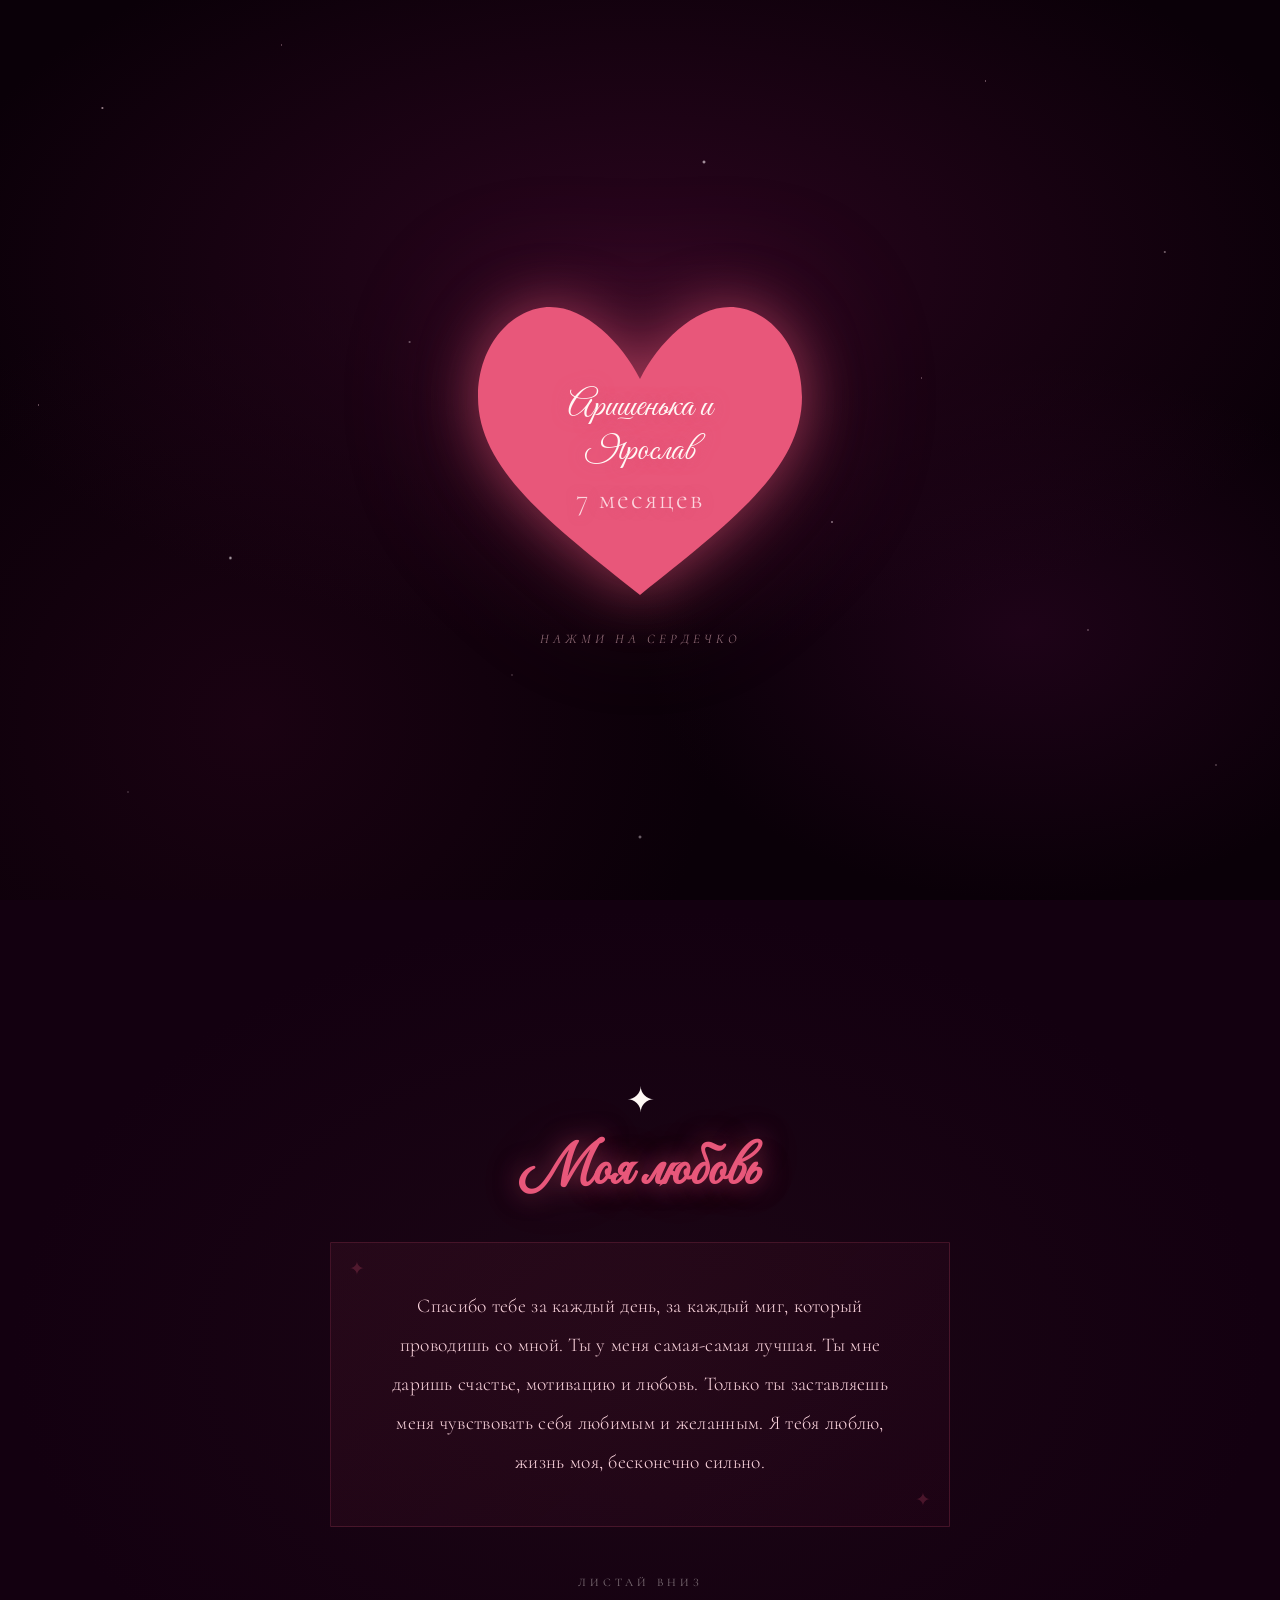
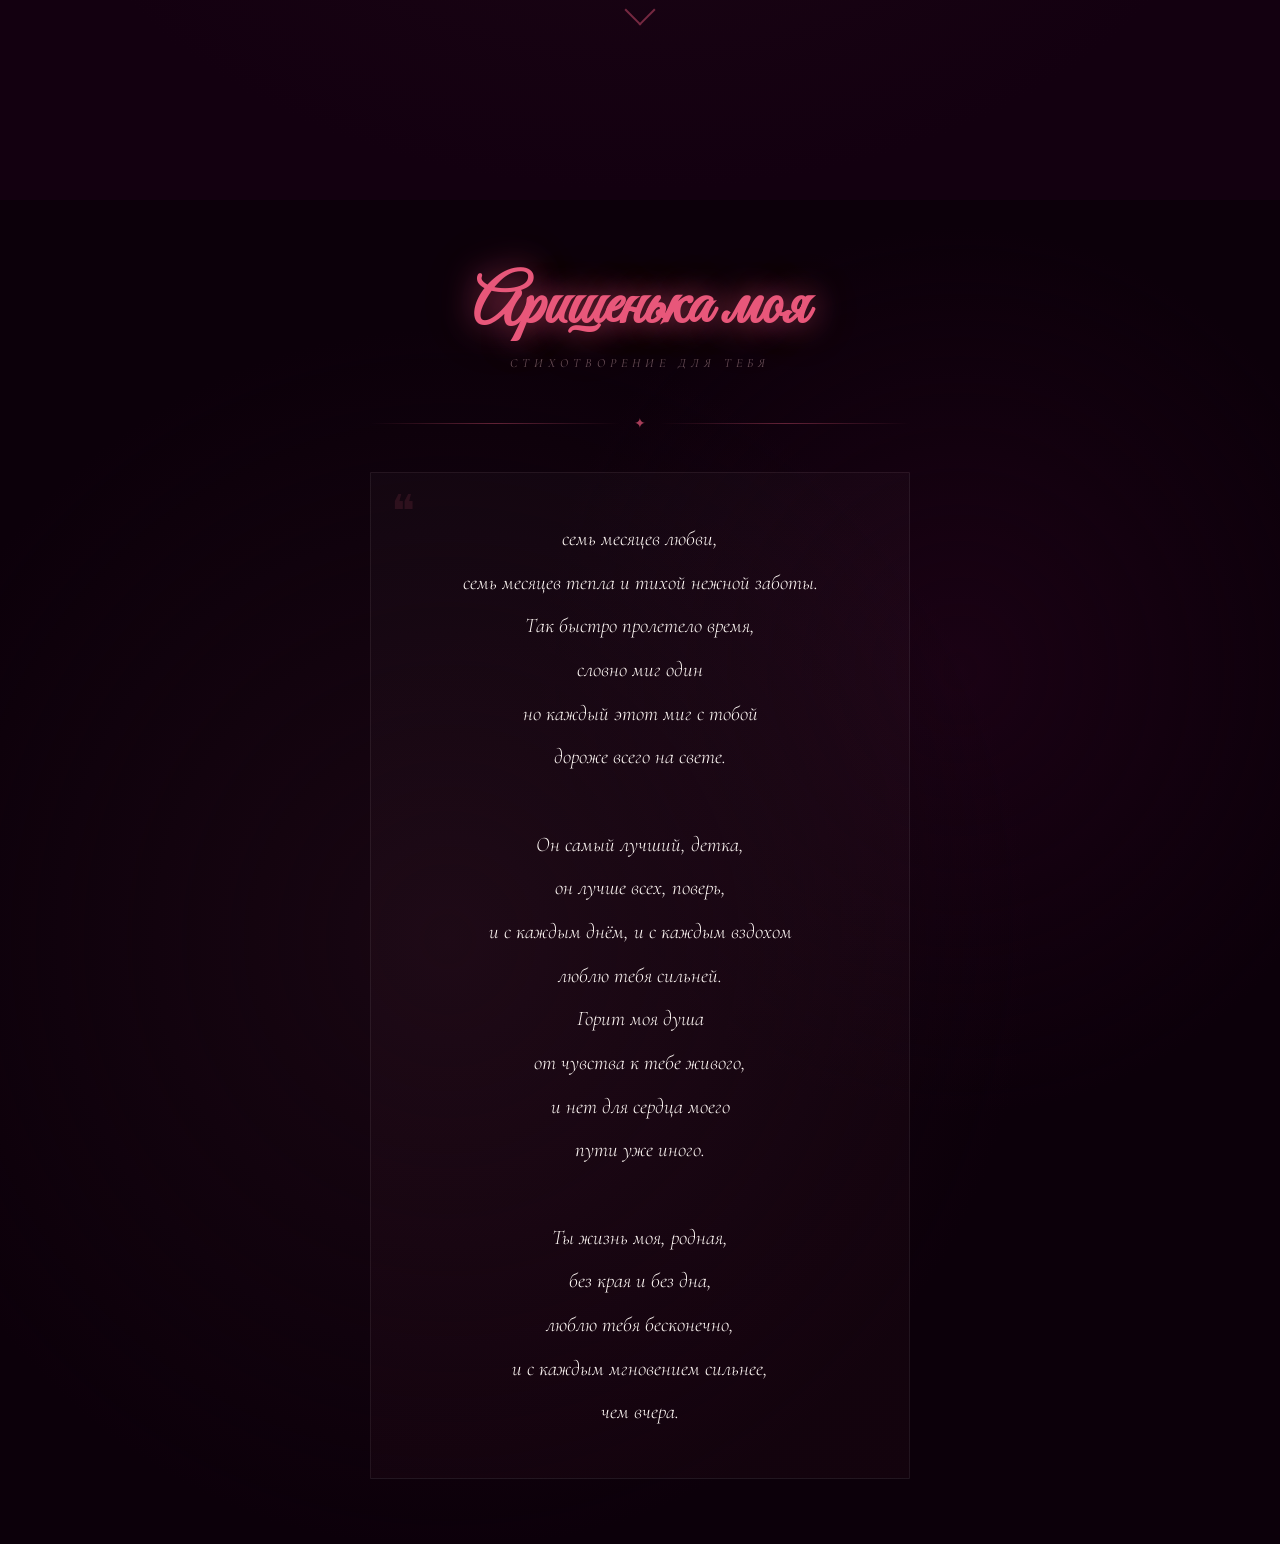
<file: index.html>
<!DOCTYPE html>
<html lang="ru">
<head>
<meta charset="UTF-8">
<meta name="viewport" content="width=device-width, initial-scale=1.0">
<title>Аришенька и Ярослав ❤️ 7 месяцев</title>
<link href="https://fonts.googleapis.com/css2?family=Playfair+Display:ital,wght@0,400;0,700;1,400;1,700&family=Cormorant:ital,wght@0,300;0,400;1,300;1,400&family=Great+Vibes&display=swap" rel="stylesheet">
<link rel="stylesheet" href="styles.css">
</head>
<body>

<canvas id="heartCanvas"></canvas>

<div id="page1" class="page">
  <div class="heart-wrapper" id="mainHeart">
    <svg class="heart-svg" viewBox="0 0 100 100" xmlns="http://www.w3.org/2000/svg">
      <path d="M50,95 C25,75 5,60 5,40 C5,25 15,15 25,15 C35,15 45,25 50,35 C55,25 65,15 75,15 C85,15 95,25 95,40 C95,60 75,75 50,95 Z" fill="#e8577a" stroke="none"/>
    </svg>
    <div class="heart-text">
      <div class="heart-names">Аришенька и Ярослав</div>
      <div class="heart-months">7 месяцев</div>
    </div>
    <div class="click-hint">Нажми на сердечко</div>
  </div>
  
  <audio id="backgroundMusic" preload="auto">
    <source src="music.mp3" type="audio/mpeg">
  </audio>
</div>

<div id="page2" class="page">
  <div id="candlesContainer"></div>
  
  <div class="message-card">
    <div class="section-ornament">✦</div>
    <h2 class="section-heading">Моя любовь</h2>
    <div class="love-card">
      <div class="love-text">
        Спасибо тебе за каждый день, за каждый миг, который проводишь со мной. Ты у меня самая-самая лучшая. Ты мне даришь счастье, мотивацию и любовь. Только ты заставляешь меня чувствовать себя любимым и желанным. Я тебя люблю, жизнь моя, бесконечно сильно.
      </div>
    </div>
    <div class="page-nav-hint">
      <span>Листай вниз</span>
      <div class="nav-arrow"></div>
    </div>
  </div>
</div>

<div id="page3" class="page">
  <div class="poem-card">
    <h2 class="poem-title">Аришенька моя</h2>
    <p class="poem-subtitle">Стихотворение для тебя</p>
    <div class="divider">
      <span class="divider-icon">✦</span>
    </div>
    <div class="poem-body">
семь месяцев любви,<br>
семь месяцев тепла и тихой нежной заботы.<br>
Так быстро пролетело время,<br>
словно миг один<br>
но каждый этот миг с тобой<br>
дороже всего на свете.<br>
<br>
Он самый лучший, детка,<br>
он лучше всех, поверь,<br>
и с каждым днём, и с каждым вздохом<br>
люблю тебя сильней.<br>
Горит моя душа<br>
от чувства к тебе живого,<br>
и нет для сердца моего<br>
пути уже иного.<br>
<br>
Ты жизнь моя, родная,<br>
без края и без дна,<br>
люблю тебя бесконечно,<br>
и с каждым мгновением сильнее,<br>
чем вчера.
    </div>
  </div>
</div>

<script src="script.js"></script>
</body>
</html>
</file>
<file: styles.css>
*,*::before,*::after{box-sizing:border-box;margin:0;padding:0;}
html{scroll-behavior:smooth;scroll-snap-type:y mandatory;}

:root{
  --rose:#e8577a;
  --deep:#b02050;
  --blush:#fcd5de;
  --gold:#f5c842;
  --cream:#fff8f5;
  --ink:#110008;
  --bg1:#0a0008;
  --bg2:#130010;
  --bg3:#0c000a;
}

body{
  background:var(--bg1);
  font-family:'Cormorant',serif;
  color:var(--cream);
  overflow-x:hidden;
  cursor:default;
}

/* ── GLOBAL HEART CANVAS ── */
#heartCanvas{
  position:fixed;
  top:0;left:0;
  width:100%;height:100%;
  pointer-events:none;
  z-index:1;
}

/* ── PAGES ── */
.page{
  position:relative;
  min-height:100vh;
  scroll-snap-align:start;
  display:flex;
  flex-direction:column;
  align-items:center;
  justify-content:center;
  overflow:hidden;
  z-index:2;
}

/* ══════════════════════
PAGE 1 — HERO
══════════════════════ */
#page1{
  background:
    radial-gradient(ellipse 80% 60% at 50% 30%, #2a051e 0%, transparent 70%),
    radial-gradient(ellipse 60% 80% at 20% 80%, #1a0212 0%, transparent 60%),
    radial-gradient(ellipse 50% 50% at 80% 70%, #1e0318 0%, transparent 60%),
    var(--bg1);
}

/* Stars */
#page1::before{
  content:'';
  position:absolute;
  inset:0;
  background-image:
    radial-gradient(1.5px 1.5px at 8% 12%, rgba(255,220,230,0.8) 0%,transparent 100%),
    radial-gradient(1px 1px at 22% 5%, rgba(255,200,215,0.6) 0%,transparent 100%),
    radial-gradient(2px 2px at 55% 18%, rgba(255,240,248,0.9) 0%,transparent 100%),
    radial-gradient(1px 1px at 77% 9%, rgba(255,215,228,0.7) 0%,transparent 100%),
    radial-gradient(1.5px 1.5px at 91% 28%, rgba(255,230,238,0.6) 0%,transparent 100%),
    radial-gradient(1px 1px at 3% 45%, rgba(255,210,222,0.7) 0%,transparent 100%),
    radial-gradient(2px 2px at 18% 62%, rgba(255,245,250,0.8) 0%,transparent 100%),
    radial-gradient(1px 1px at 40% 75%, rgba(255,220,232,0.5) 0%,transparent 100%),
    radial-gradient(1.5px 1.5px at 65% 58%, rgba(255,235,242,0.7) 0%,transparent 100%),
    radial-gradient(1px 1px at 85% 70%, rgba(255,215,228,0.8) 0%,transparent 100%),
    radial-gradient(1px 1px at 10% 88%, rgba(255,225,236,0.5) 0%,transparent 100%),
    radial-gradient(2px 2px at 50% 93%, rgba(255,240,248,0.6) 0%,transparent 100%),
    radial-gradient(1px 1px at 95% 85%, rgba(255,220,232,0.7) 0%,transparent 100%),
    radial-gradient(1.5px 1.5px at 32% 38%, rgba(255,235,245,0.5) 0%,transparent 100%),
    radial-gradient(1px 1px at 72% 42%, rgba(255,210,225,0.6) 0%,transparent 100%);
  animation:starTwinkle 3.5s ease-in-out infinite alternate;
  pointer-events:none;
}

@keyframes starTwinkle{
  0%{opacity:0.5;}
  100%{opacity:1;}
}

/* ── HEART WRAPPER ── */
.heart-wrapper{
  position:relative;
  z-index:10;
  display:flex;
  flex-direction:column;
  align-items:center;
  cursor:pointer;
  user-select:none;
  animation:heartFloat 3.5s ease-in-out infinite;
  transition:filter 0.3s;
}

@keyframes heartFloat{
  0%,100%{transform:translateY(0);}
  50%{transform:translateY(-14px);}
}

.heart-svg{
  width:min(360px,82vw);
  height:auto;
  filter:drop-shadow(0 0 28px rgba(232,87,122,0.55)) drop-shadow(0 0 60px rgba(192,52,92,0.28));
  transition:filter 0.25s,transform 0.25s;
  position:relative;
  z-index:5;
}

.heart-text{
  position:absolute;
  top:50%;
  left:50%;
  transform:translate(-50%, -50%);
  text-align:center;
  z-index:6;
  pointer-events:none;
}

.heart-names{
  font-family:'Great Vibes',cursive;
  font-size:clamp(1.4rem,5vw,2.2rem);
  color:#fff8f5;
  text-shadow:0 0 16px rgba(232,87,122,0.6);
  margin-bottom:8px;
  font-weight:400;
}

.heart-months{
  font-size:clamp(1.2rem,4vw,1.8rem);
  color:#fcd5de;
  text-shadow:0 0 12px rgba(232,87,122,0.5);
  font-weight:300;
  letter-spacing:2px;
}

.heart-wrapper:hover .heart-svg{
  filter:drop-shadow(0 0 44px rgba(232,87,122,0.95)) drop-shadow(0 0 90px rgba(232,87,122,0.45));
  transform:scale(1.04);
}

.heart-wrapper:active .heart-svg{transform:scale(0.94);}

/* ── BURST HEARTS ── */
.burst-heart{
  position:fixed;
  pointer-events:none;
  z-index:9999;
  animation:burstUp var(--dur,1.2s) cubic-bezier(0.2,0.9,0.4,1) forwards;
}

@keyframes burstUp{
  0%{transform:translate(0,0) scale(0.4) rotate(0deg);opacity:1;}
  100%{transform:translate(var(--tx),var(--ty)) scale(1.3) rotate(var(--rot));opacity:0;}
}

/* ── CLICK HINT ── */
.click-hint{
  margin-top:18px;
  font-family:'Cormorant',serif;
  font-style:italic;
  font-size:0.82rem;
  color:rgba(249,198,208,0.55);
  letter-spacing:4px;
  text-transform:uppercase;
  animation:hintPulse 2.8s ease-in-out infinite;
}

@keyframes hintPulse{
  0%,100%{opacity:0.3;}
  50%{opacity:1;}
}

/* ── CANDLES ── */
.candle{
  position:fixed;
  cursor:pointer;
  z-index:50;
  display:flex;
  flex-direction:column;
  align-items:center;
  gap:0;
  animation:candleFloat var(--cdur,4s) ease-in-out infinite var(--cdelay,0s);
  transition:transform 0.3s, opacity 0.6s ease;
  touch-action:manipulation;
}

.candle:hover{transform:scale(1.18)!important;}

.candle:active{transform:scale(0.95)!important;}

.candle.extinguished{
  opacity:0.4;
  filter:grayscale(100%);
}

.candle.extinguished .candle-flame{
  display:none;
}

.candle.extinguished .candle-glow{
  display:none;
}

@keyframes candleFloat{
  0%,100%{transform:translateY(0);}
  50%{transform:translateY(-10px);}
}

.candle-flame{
  width:16px;height:26px;
  background:radial-gradient(ellipse at 50% 85%, #ffe566 0%, #ffaa00 38%, #ff5500 68%, transparent 100%);
  border-radius:50% 50% 35% 35%;
  margin-bottom:-2px;
  animation:flicker 0.14s ease-in-out infinite alternate;
  filter:blur(0.4px);
  box-shadow:0 0 16px 5px rgba(255,185,0,0.55),0 0 32px 10px rgba(255,100,0,0.22);
}

.candle-flame{
  width:16px;height:26px;
  background:radial-gradient(ellipse at 50% 85%, #ffe566 0%, #ffaa00 38%, #ff5500 68%, transparent 100%);
  border-radius:50% 50% 35% 35%;
  margin-bottom:-2px;
  animation:flicker 0.14s ease-in-out infinite alternate;
  filter:blur(0.4px);
  box-shadow:0 0 16px 5px rgba(255,185,0,0.55),0 0 32px 10px rgba(255,100,0,0.22);
}

@keyframes flicker{
  0%{transform:scaleX(1) scaleY(1) rotate(-1deg);opacity:0.95;}
  33%{transform:scaleX(0.9) scaleY(1.07) rotate(1.5deg);opacity:1;}
  66%{transform:scaleX(1.06) scaleY(0.95) rotate(-2deg);opacity:0.88;}
  100%{transform:scaleX(0.94) scaleY(1.04) rotate(0.5deg);opacity:1;}
}

.candle-body{
  width:14px;height:48px;
  background:linear-gradient(135deg,#fff8e8 0%,#f2dea8 45%,#c8995a 100%);
  border-radius:4px 4px 3px 3px;
  box-shadow:inset -3px 0 5px rgba(0,0,0,0.18),0 2px 10px rgba(0,0,0,0.45);
  position:relative;
}

.candle-body::after{
  content:'';
  position:absolute;
  top:0;left:2px;right:2px;height:8px;
  background:rgba(255,255,255,0.28);
  border-radius:2px;
}

.candle-glow{
  position:absolute;
  top:-12px;left:50%;
  transform:translateX(-50%);
  width:70px;height:70px;
  background:radial-gradient(circle,rgba(255,200,50,0.13) 0%,transparent 72%);
  border-radius:50%;
  pointer-events:none;
}

.candle-label{
  margin-top:6px;
  font-size:0.52rem;
  color:rgba(255,210,100,0.65);
  font-style:italic;
  letter-spacing:2px;
  text-shadow:0 0 8px rgba(255,180,0,0.7);
  animation:hintPulse 2.2s ease-in-out infinite;
}

/* ══════════════════════
PAGE 2 — MESSAGE
══════════════════════ */
#page2{
  background:
    radial-gradient(ellipse 70% 70% at 50% 50%, #1c0615 0%, transparent 70%),
    var(--bg2);
  padding:clamp(40px,5vh,80px) 24px;
}

.message-card{
  max-width:660px;
  width:100%;
  text-align:center;
  z-index:5;
  opacity:0;
  transform:translateY(48px);
  transition:opacity 1s ease,transform 1s ease;
  padding:20px;
}

.message-card.visible{opacity:1;transform:translateY(0);}

.section-ornament{
  font-size:2.2rem;
  display:inline-block;
  margin-bottom:16px;
  animation:ornSpin 5s ease-in-out infinite;
}

@keyframes ornSpin{
  0%,100%{transform:rotate(-6deg) scale(1);}
  50%{transform:rotate(6deg) scale(1.12);}
}

.section-heading{
  font-family:'Great Vibes',cursive;
  font-size:clamp(2.2rem,7vw,3.5rem);
  color:var(--rose);
  text-shadow:0 0 24px rgba(232,87,122,0.5),0 0 60px rgba(232,87,122,0.2);
  margin-bottom:36px;
  line-height:1.2;
}

.love-card{
  position:relative;
  padding:clamp(30px,5vw,44px);
  background:linear-gradient(140deg,rgba(232,87,122,0.07) 0%,rgba(176,32,80,0.04) 100%);
  border:1px solid rgba(232,87,122,0.18);
  border-radius:1px;
}

.love-card::before{
  content:'✦';
  position:absolute;
  top:14px;left:18px;
  font-size:1.2rem;
  color:rgba(232,87,122,0.22);
}

.love-card::after{
  content:'✦';
  position:absolute;
  bottom:14px;right:18px;
  font-size:1.2rem;
  color:rgba(232,87,122,0.22);
}

.love-text{
  font-size:clamp(1.05rem,2.8vw,1.22rem);
  font-weight:300;
  line-height:2;
  color:var(--blush);
  letter-spacing:0.3px;
}

.page-nav-hint{
  margin-top:48px;
  display:flex;
  flex-direction:column;
  align-items:center;
  gap:8px;
  opacity:0.45;
  animation:hintPulse 2.5s ease-in-out infinite;
  cursor:pointer;
}

.page-nav-hint span{
  font-size:0.72rem;
  letter-spacing:4px;
  text-transform:uppercase;
}

.nav-arrow{
  width:22px;height:22px;
  border-right:2px solid var(--rose);
  border-bottom:2px solid var(--rose);
  transform:rotate(45deg);
  margin-top:2px;
}

/* ── FALLING HEARTS ── */
.falling-heart{
  position:fixed;
  top:-30px;
  pointer-events:auto;
  z-index:3;
  opacity:0.6;
  cursor:pointer;
  animation:fallDown var(--fall-duration, 10s) linear var(--fall-delay, 0s) forwards;
  transition:filter 0.2s;
  touch-action:manipulation;
}

.falling-heart:hover{
  filter:brightness(1.3) drop-shadow(0 0 8px rgba(232,87,122,0.8));
}

.falling-heart:active{
  filter:brightness(1.5) drop-shadow(0 0 12px rgba(232,87,122,1));
}

@keyframes fallDown{
  0%{
    transform:translateY(0) rotate(0deg);
    opacity:0.8;
  }
  10%{
    opacity:0.7;
  }
  90%{
    opacity:0.4;
  }
  100%{
    transform:translateY(100vh) rotate(360deg);
    opacity:0;
  }
}

/* ── LOVE MESSAGE ── */
.love-message{
  position:fixed;
  pointer-events:none;
  z-index:9999;
  font-family:'Cormorant',serif;
  font-size:clamp(1rem,4vw,1.3rem);
  color:#e8577a;
  font-weight:300;
  letter-spacing:1px;
  text-shadow:0 0 12px rgba(232,87,122,0.6), 0 0 24px rgba(255,255,255,0.3);
  animation:messageFloat 3s cubic-bezier(0.25, 0.46, 0.45, 0.94) forwards;
  transform:translate(-50%, -50%);
  white-space:nowrap;
  padding:10px 20px;
}

@keyframes messageFloat{
  0%{
    opacity:1;
    transform:translate(-50%, -50%) scale(0.5);
  }
  50%{
    opacity:1;
  }
  100%{
    opacity:0;
    transform:translate(-50%, -150px) scale(1);
  }
}

/* ── FALLING CANDLES ── */
.falling-candle{
  position:fixed;
  top:-60px;
  pointer-events:auto;
  z-index:4;
  display:flex;
  flex-direction:column;
  align-items:center;
  gap:0;
  cursor:pointer;
  animation:fallDown var(--fall-duration, 12s) linear var(--fall-delay, 0s) forwards;
  transition:opacity 0.6s ease;
  touch-action:manipulation;
}

.falling-candle:hover{
  filter:brightness(1.2);
}

.falling-candle:active{
  filter:brightness(1.4);
}

.falling-candle.extinguished{
  opacity:0.4;
  filter:grayscale(100%);
}

.falling-candle.extinguished .candle-flame{
  display:none;
}

.falling-candle.extinguished .candle-glow{
  display:none;
}

.falling-candle .candle-glow{
  position:absolute;
  top:-12px;left:50%;
  transform:translateX(-50%);
  width:70px;height:70px;
  background:radial-gradient(circle,rgba(255,200,50,0.13) 0%,transparent 72%);
  border-radius:50%;
  pointer-events:none;
}

.falling-candle .candle-flame{
  width:16px;height:26px;
  background:radial-gradient(ellipse at 50% 85%, #ffe566 0%, #ffaa00 38%, #ff5500 68%, transparent 100%);
  border-radius:50% 50% 35% 35%;
  margin-bottom:-2px;
  animation:flicker 0.14s ease-in-out infinite alternate;
  filter:blur(0.4px);
  box-shadow:0 0 16px 5px rgba(255,185,0,0.55),0 0 32px 10px rgba(255,100,0,0.22);
}

.falling-candle .candle-body{
  width:14px;height:48px;
  background:linear-gradient(135deg,#fff8e8 0%,#f2dea8 45%,#c8995a 100%);
  border-radius:4px 4px 3px 3px;
  box-shadow:inset -3px 0 5px rgba(0,0,0,0.18),0 2px 10px rgba(0,0,0,0.45);
  position:relative;
}

.falling-candle .candle-body::after{
  content:'';
  position:absolute;
  top:0;left:2px;right:2px;height:8px;
  background:rgba(255,255,255,0.28);
  border-radius:2px;
}

/* ══════════════════════
PAGE 3 — POEM
══════════════════════ */
#page3{
  background:
    radial-gradient(ellipse 65% 65% at 35% 55%, #180612 0%, transparent 70%),
    radial-gradient(ellipse 55% 55% at 75% 35%, #1a0214 0%, transparent 60%),
    var(--bg3);
  padding:clamp(40px,5vh,80px) 24px;
}

.poem-card{
  max-width:580px;
  width:100%;
  text-align:center;
  z-index:5;
  opacity:0;
  transform:translateY(48px);
  transition:opacity 1.1s ease 0.1s,transform 1.1s ease 0.1s;
  padding:20px;
}

.poem-card.visible{opacity:1;transform:translateY(0);}

.poem-title{
  font-family:'Great Vibes',cursive;
  font-size:clamp(2.6rem,8vw,4.2rem);
  color:var(--rose);
  text-shadow:0 0 30px rgba(232,87,122,0.6),0 0 70px rgba(232,87,122,0.2);
  margin-bottom:6px;
}

.poem-subtitle{
  font-style:italic;
  font-size:0.78rem;
  letter-spacing:5px;
  color:rgba(249,198,208,0.4);
  text-transform:uppercase;
  margin-bottom:44px;
}

.divider{
  display:flex;
  align-items:center;
  gap:14px;
  margin-bottom:40px;
}

.divider::before,.divider::after{
  content:'';
  flex:1;
  height:1px;
  background:linear-gradient(90deg,transparent,rgba(232,87,122,0.38),transparent);
}

.divider-icon{
  color:var(--rose);
  font-size:0.9rem;
  opacity:0.7;
}

.poem-body{
  font-style:italic;
  font-size:clamp(1rem,3vw,1.3rem);
  font-weight:300;
  line-height:2.1;
  color:var(--cream);
  padding:clamp(30px,5vw,44px);
  background:linear-gradient(155deg,rgba(255,255,255,0.025) 0%,rgba(232,87,122,0.035) 100%);
  border:1px solid rgba(255,255,255,0.065);
  border-radius:1px;
  position:relative;
}

.poem-body::before{
  content:'\275D';
  position:absolute;
  top:18px;left:20px;
  font-size:2.8rem;
  font-style:normal;
  color:rgba(232,87,122,0.12);
  line-height:1;
}

.stanza{margin-bottom:32px;}
.stanza:last-child{margin-bottom:0;}

.stanza-break{
  display:block;
  height:1px;
  background:linear-gradient(90deg,transparent,rgba(232,87,122,0.2),transparent);
  margin:0 0 32px;
}

.highlight{
  color:var(--rose);
  font-style:normal;
  font-weight:400;
}

.poem-ending{
  margin-top:48px;
  font-family:'Great Vibes',cursive;
  font-size:clamp(1.8rem,5.5vw,2.8rem);
  color:var(--gold);
  text-shadow:0 0 20px rgba(245,200,66,0.45),0 0 50px rgba(245,200,66,0.18);
}

.hearts-row{
  margin-top:18px;
  font-size:1.1rem;
  letter-spacing:8px;
  opacity:0.55;
  animation:heartsRow 3s ease-in-out infinite;
}

@keyframes heartsRow{
  0%,100%{opacity:0.35;letter-spacing:8px;}
  50%{opacity:0.75;letter-spacing:13px;}
}

/* ── MUSIC BADGE ── */
#musicBadge{
  position:fixed;
  bottom:24px;right:24px;
  z-index:1000;
  background:rgba(20,2,14,0.8);
  border:1px solid rgba(232,87,122,0.35);
  border-radius:30px;
  padding:11px 20px;
  font-style:italic;
  font-size:0.82rem;
  color:var(--blush);
  display:none;
  align-items:center;
  gap:11px;
  backdrop-filter:blur(14px);
  animation:badgePop 0.45s cubic-bezier(0.34,1.56,0.64,1) both;
}

@keyframes badgePop{
  from{transform:translateY(24px) scale(0.75);opacity:0;}
  to{transform:translateY(0) scale(1);opacity:1;}
}

.music-dot{
  width:7px;height:7px;
  background:var(--rose);
  border-radius:50%;
  animation:mdot 1s ease-in-out infinite;
  flex-shrink:0;
}

@keyframes mdot{
  0%,100%{transform:scale(1);opacity:1;}
  50%{transform:scale(1.7);opacity:0.55;}
}

/* ── PAGE DOTS NAV ── */
#pageDots{
  position:fixed;
  right:18px;top:50%;
  transform:translateY(-50%);
  z-index:900;
  display:flex;
  flex-direction:column;
  gap:10px;
}

.page-dot{
  width:8px;height:8px;
  border-radius:50%;
  background:rgba(232,87,122,0.3);
  border:1px solid rgba(232,87,122,0.4);
  cursor:pointer;
  transition:background 0.3s,transform 0.3s;
}

.page-dot.active{
  background:var(--rose);
  transform:scale(1.4);
}

/* ── RESPONSIVE ── */
@media(max-width:768px){
  html{
    scroll-behavior:smooth;
  }
  
  .falling-candle{
    top:-50px;
  }
  
  .falling-candle .candle-flame{
    width:12px;
    height:20px;
    box-shadow:0 0 10px 3px rgba(255,185,0,0.4),0 0 20px 7px rgba(255,100,0,0.15);
  }
  
  .falling-candle .candle-body{
    width:10px;
    height:38px;
  }
  
  .click-hint{
    font-size:clamp(0.6rem,2vw,0.82rem);
    margin-top:12px;
  }
  
  .page-nav-hint{
    margin-top:32px;
  }
  
  .section-ornament{
    font-size:clamp(1.6rem,5vw,2.2rem);
  }
  
  .poem-subtitle{
    font-size:clamp(0.6rem,1.5vw,0.78rem);
  }
  
  .love-card{
    padding:clamp(24px,4vw,30px);
  }
  
  .poem-body{
    padding:clamp(24px,4vw,30px);
  }
}

@media(max-width:480px){
  .love-card{
    padding:24px 18px;
  }
  
  .poem-body{
    padding:24px 18px;
  }
  
  .section-heading{
    margin-bottom:24px;
  }
  
  .poem-title{
    margin-bottom:4px;
  }
  
  .love-text{
    line-height:1.8;
  }
  
  .falling-heart{
    font-size:clamp(14px,3vw,24px)!important;
  }
  
  .love-message{
    font-size:clamp(0.9rem,3vw,1.1rem);
    padding:8px 16px;
  }
}
</file>
